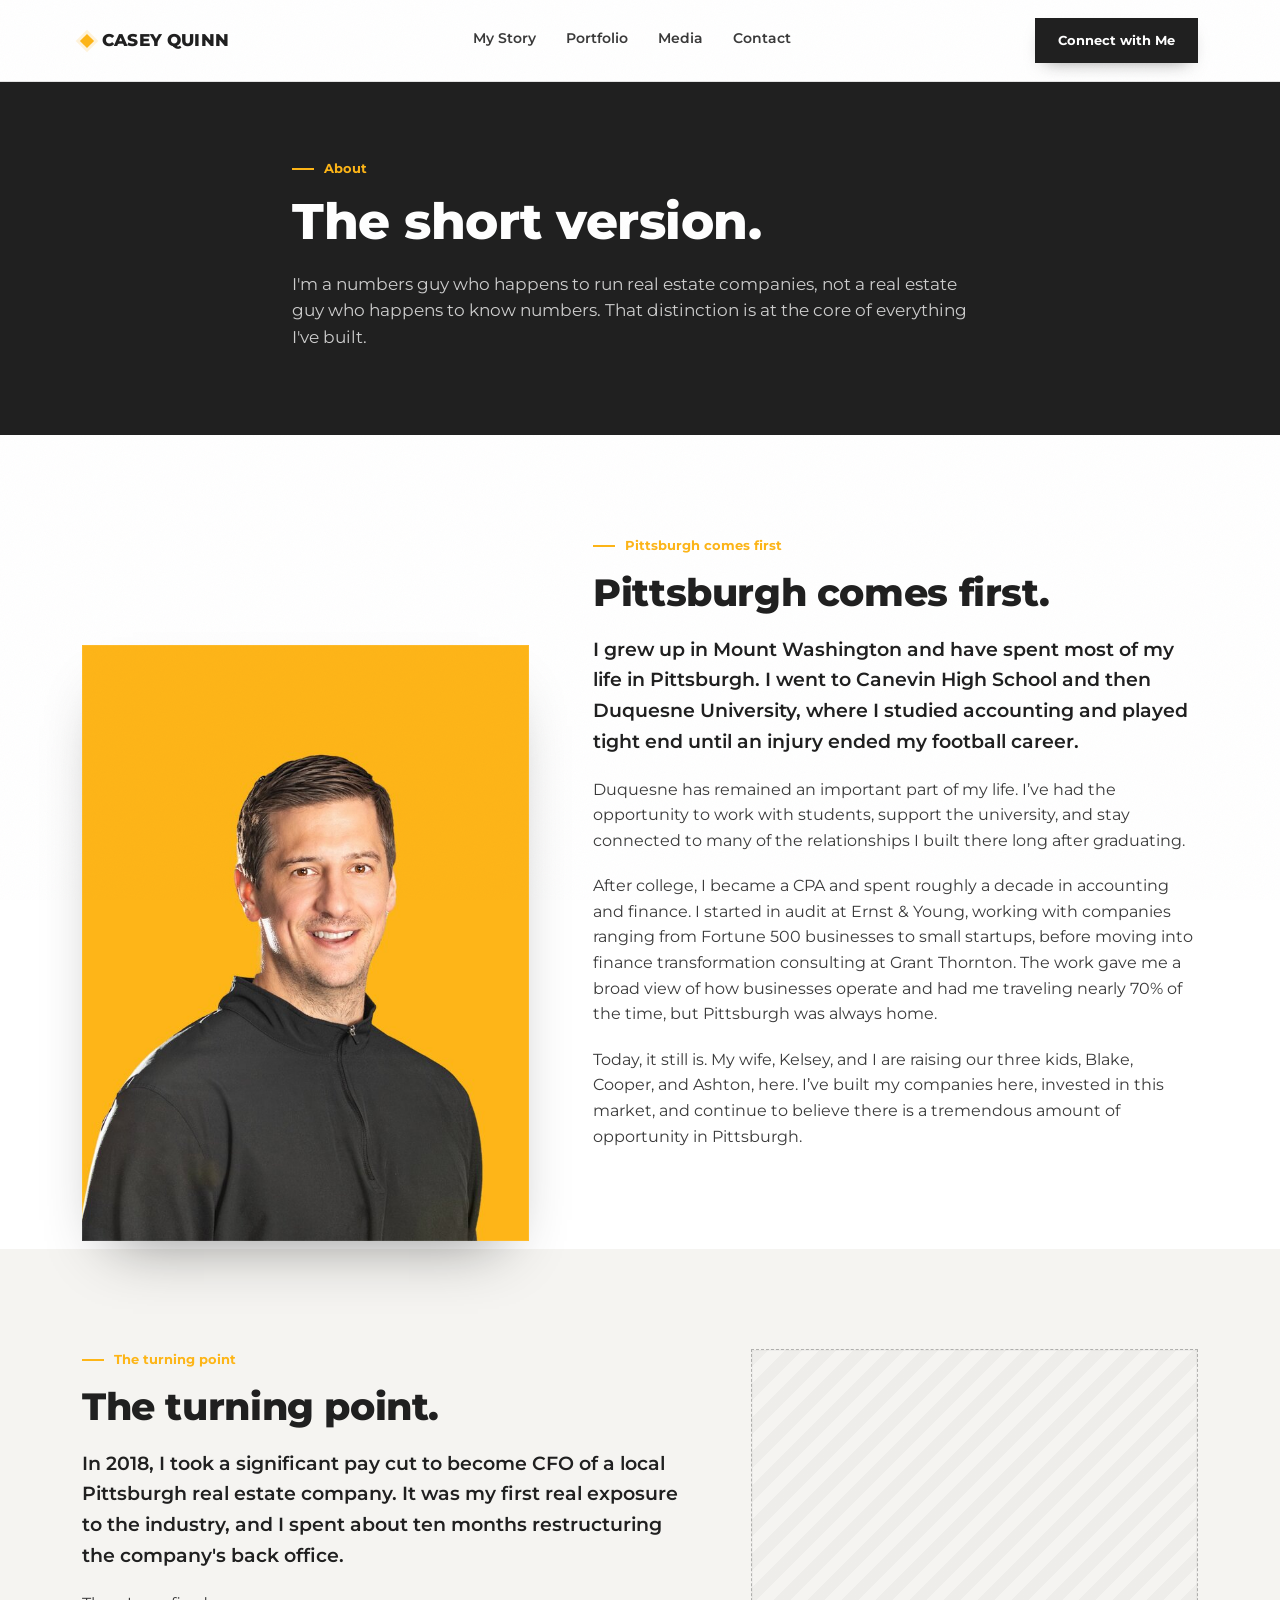
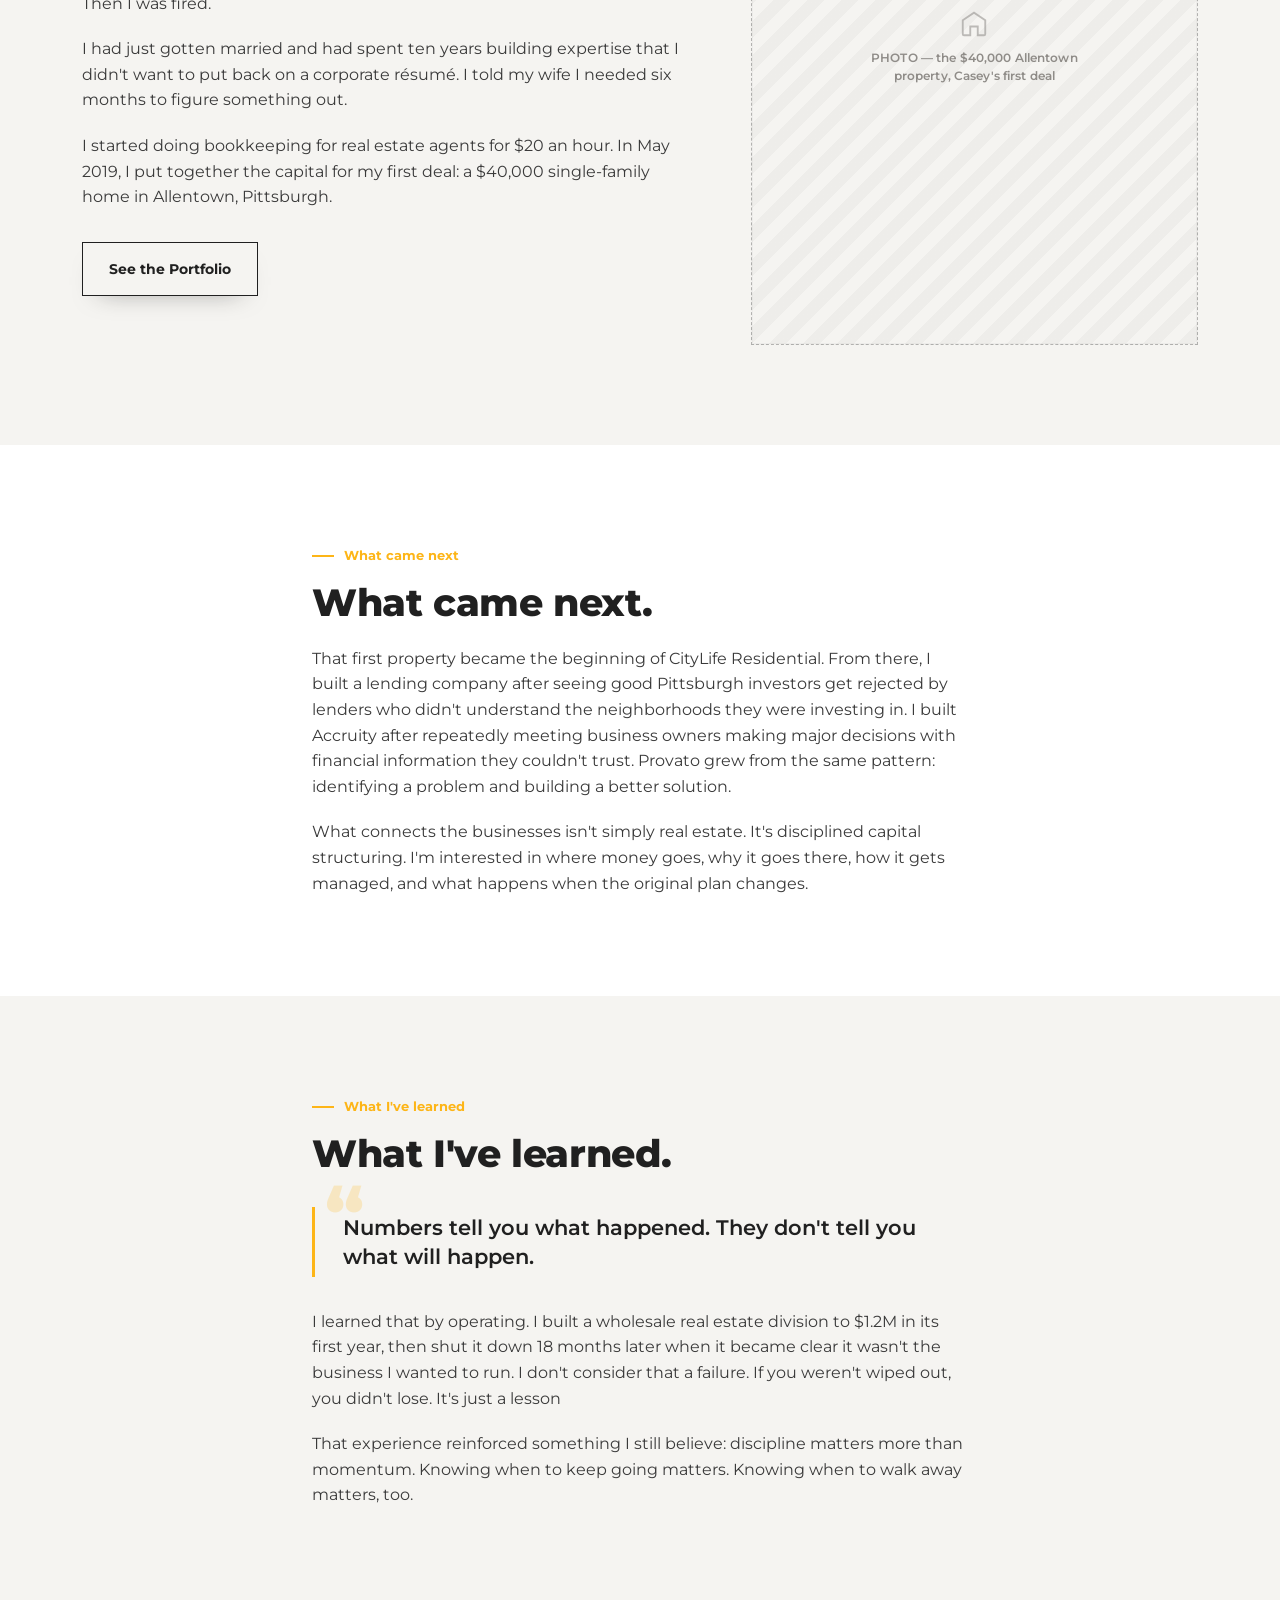
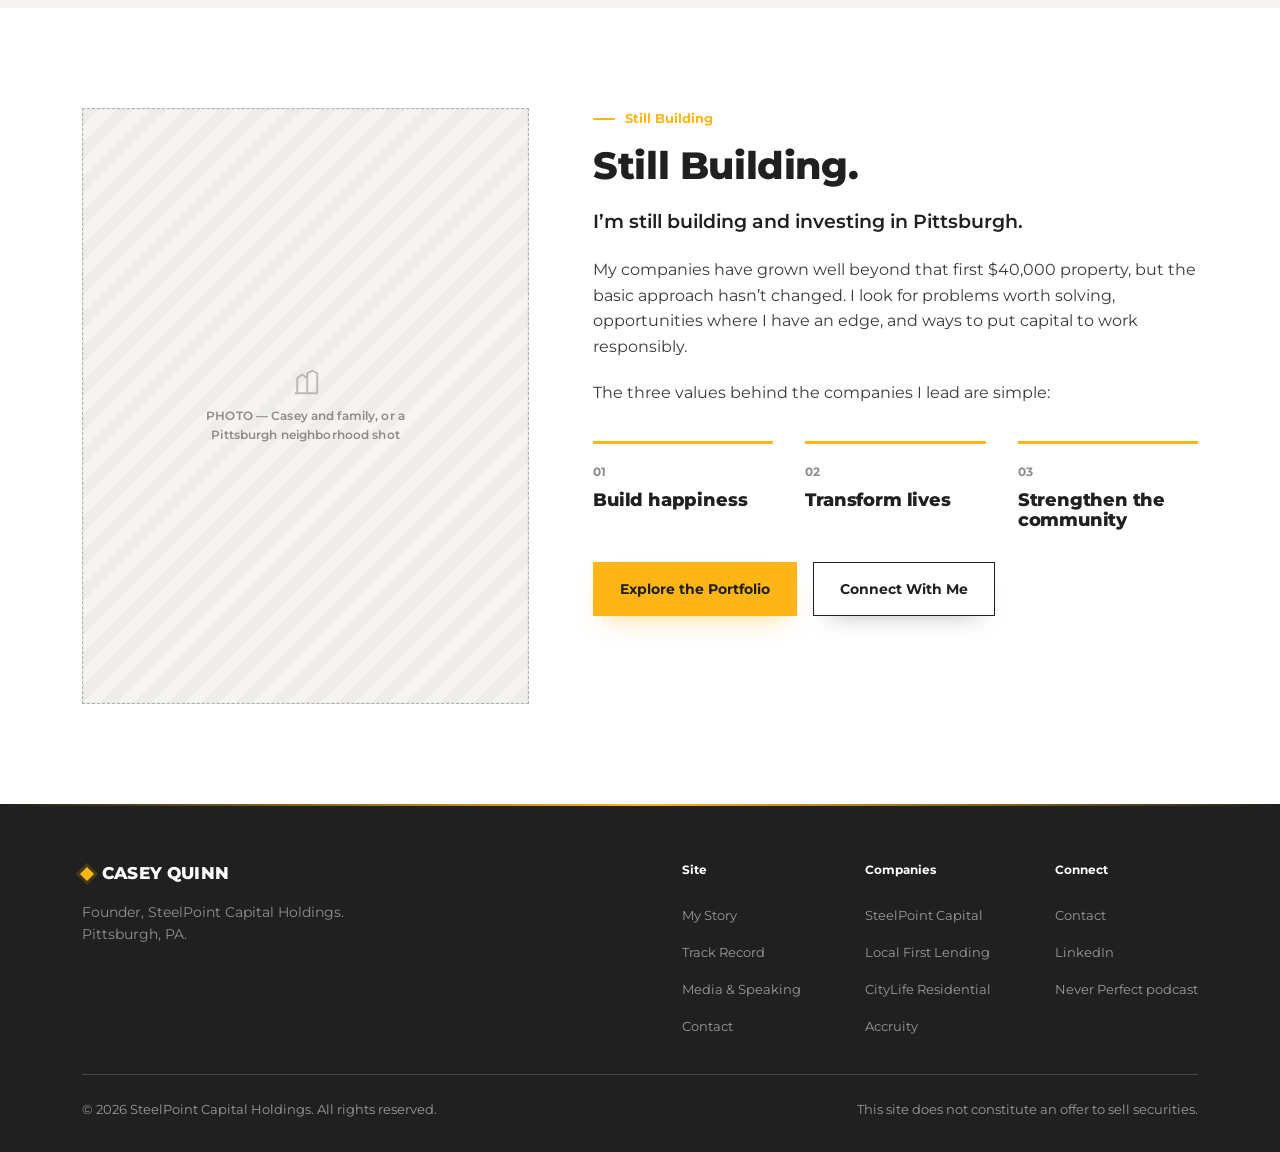
<file: about.html>
<!DOCTYPE html>
<html lang="en">
<head>
<meta charset="UTF-8">
<meta name="viewport" content="width=device-width, initial-scale=1.0">
<title>About Casey Quinn | Pittsburgh Entrepreneur, Investor &amp; Former CPA</title>
<meta name="description" content="Casey Quinn is a Pittsburgh entrepreneur, investor, and former CPA who built SteelPoint Capital from a $40,000 first real estate deal into a multi-company platform.">
<link rel="preconnect" href="https://fonts.googleapis.com">
<link rel="preconnect" href="https://fonts.gstatic.com" crossorigin>
<link href="https://fonts.googleapis.com/css2?family=Montserrat:ital,wght@0,400;0,500;0,600;0,700;0,800;0,900;1,500&display=swap" rel="stylesheet">
<link rel="stylesheet" href="styles.css">
</head>
<body>

<header>
  <div class="nav">
    <a href="index.html" class="brand"><span class="mark"></span>CASEY QUINN</a>
    <nav class="navlinks">
      <a href="about.html">My Story</a>
      <a href="portfolio.html">Portfolio</a>
      <a href="media.html">Media</a>
      <a href="index.html#contact">Contact</a>
    </nav>
    <a href="index.html#contact" class="nav-cta">Connect with Me</a>
  </div>
</header>

<main>

  <!-- PAGE HERO -->
  <section class="page-hero">
    <div class="wrap" style="max-width:760px;">
      <div class="kicker">About</div>
      <h1>The short version.</h1>
      <p class="lede">I'm a numbers guy who happens to run real estate companies, not a real estate guy who happens to know numbers. That distinction is at the core of everything I've built.</p>
    </div>
  </section>

  <!-- PITTSBURGH COMES FIRST -->
  <section>
    <div class="wrap story">
      <div class="media-frame story-media" data-img="casey-headshot"><img src="[data-uri]" alt="Casey Quinn portrait"></div>
      <div class="story-copy">
        <div class="kicker">Pittsburgh comes first</div>
        <h2 class="title" style="max-width:none;">Pittsburgh comes first.</h2>
        <p class="lead-line">I grew up in Mount Washington and have spent most of my life in Pittsburgh. I went to Canevin High School and then Duquesne University, where I studied accounting and played tight end until an injury ended my football career.</p>
        <p>Duquesne has remained an important part of my life. I’ve had the opportunity to work with students, support the university, and stay connected to many of the relationships I built there long after graduating.</p>
        <p>After college, I became a CPA and spent roughly a decade in accounting and finance. I started in audit at Ernst & Young, working with companies ranging from Fortune 500 businesses to small startups, before moving into finance transformation consulting at Grant Thornton. The work gave me a broad view of how businesses operate and had me traveling nearly 70% of the time, but Pittsburgh was always home.</p>
        <p>Today, it still is. My wife, Kelsey, and I are raising our three kids, Blake, Cooper, and Ashton, here. I’ve built my companies here, invested in this market, and continue to believe there is a tremendous amount of opportunity in Pittsburgh.</p>
      </div>
    </div>
  </section>

  <!-- THE TURNING POINT -->
  <section class="bg-paper">
    <div class="wrap story reverse">
      <div class="placeholder story-media" data-img="turning-point">
        <svg class="ic" viewBox="0 0 24 24" fill="none" stroke="currentColor" stroke-width="1.5"><path d="M3 9l9-6 9 6v11a1 1 0 0 1-1 1h-5v-7H9v7H4a1 1 0 0 1-1-1z"/></svg>
        <span>PHOTO — the $40,000 Allentown property, Casey's first deal</span>
      </div>
      <div class="story-copy">
        <div class="kicker">The turning point</div>
        <h2 class="title" style="max-width:none;">The turning point.</h2>
        <p class="lead-line">In 2018, I took a significant pay cut to become CFO of a local Pittsburgh real estate company. It was my first real exposure to the industry, and I spent about ten months restructuring the company's back office.</p>
        <p>Then I was fired.</p>
        <p>I had just gotten married and had spent ten years building expertise that I didn't want to put back on a corporate résumé. I told my wife I needed six months to figure something out.</p>
        <p>I started doing bookkeeping for real estate agents for $20 an hour. In May 2019, I put together the capital for my first deal: a $40,000 single-family home in Allentown, Pittsburgh.</p>
        <div class="story-ctas">
          <a href="portfolio.html" class="btn btn-outline">See the Portfolio</a>
        </div>
      </div>
    </div>
  </section>

  <!-- WHAT CAME NEXT -->
  <section>
    <div class="wrap" style="max-width:720px;">
      <div class="kicker">What came next</div>
      <h2 class="title" style="max-width:none;">What came next.</h2>
      <p class="lead-line" style="margin-top:22px;">That first property became the beginning of CityLife Residential. From there, I built a lending company after seeing good Pittsburgh investors get rejected by lenders who didn't understand the neighborhoods they were investing in. I built Accruity after repeatedly meeting business owners making major decisions with financial information they couldn't trust. Provato grew from the same pattern: identifying a problem and building a better solution.</p>
      <p style="margin-top:20px;">What connects the businesses isn't simply real estate. It's disciplined capital structuring. I'm interested in where money goes, why it goes there, how it gets managed, and what happens when the original plan changes.</p>
    </div>
  </section>

  <!-- WHAT I'VE LEARNED -->
  <section class="bg-paper">
    <div class="wrap" style="max-width:720px;">
      <div class="kicker">What I've learned</div>
      <h2 class="title" style="max-width:none;">What I've learned.</h2>
      <div class="pull-quote">
        <p>Numbers tell you what happened. They don't tell you what will happen.</p>
      </div>
      <p>I learned that by operating. I built a wholesale real estate division to $1.2M in its first year, then shut it down 18 months later when it became clear it wasn't the business I wanted to run. I don't consider that a failure. If you weren't wiped out, you didn't lose. It's just a lesson</p>
      <p style="margin-top:20px;">That experience reinforced something I still believe: discipline matters more than momentum. Knowing when to keep going matters. Knowing when to walk away matters, too.</p>
    </div>
  </section>

  <!-- PITTSBURGH IS STILL HOME -->
  <section>
    <div class="wrap story">
      <div class="placeholder story-media" data-img="family">
        <svg class="ic" viewBox="0 0 24 24" fill="none" stroke="currentColor" stroke-width="1.5"><path d="M3 21h18M5 21V9l4-3 4 3v12M13 21V5l4-2 4 2v16"/></svg>
        <span>PHOTO — Casey and family, or a Pittsburgh neighborhood shot</span>
      </div>
      <div class="story-copy">
        <div class="kicker">Still Building</div>
        <h2 class="title" style="max-width:none;">Still Building.</h2>
        <p class="lead-line">I’m still building and investing in Pittsburgh.</p>
         <p>My companies have grown well beyond that first $40,000 property, but the basic approach hasn’t changed. I look for problems worth solving, opportunities where I have an edge, and ways to put capital to work responsibly.</p>
        <p>The three values behind the companies I lead are simple:</p>
        <div class="value-grid">
          <div class="value-item"><div class="num">01</div><h3>Build happiness</h3></div>
          <div class="value-item"><div class="num">02</div><h3>Transform lives</h3></div>
          <div class="value-item"><div class="num">03</div><h3>Strengthen the community</h3></div>
        </div>
        <div class="story-ctas">
          <a href="portfolio.html" class="btn btn-primary">Explore the Portfolio</a>
          <a href="index.html#contact" class="btn btn-outline">Connect With Me</a>
        </div>
      </div>
    </div>
  </section>

</main>

<footer>
  <div class="wrap">
    <div class="footer-top">
      <div>
        <div class="brand" style="color:#fff;"><span class="mark"></span>CASEY QUINN</div>
        <p style="max-width:32ch; margin-top:14px; color:rgba(255,255,255,0.5); font-size:0.86rem;">Founder, SteelPoint Capital Holdings. Pittsburgh, PA.</p>
      </div>
      <div class="footer-cols">
        <div class="footer-col">
          <h4>Site</h4>
          <a href="about.html">My Story</a>
          <a href="portfolio.html">Track Record</a>
          <a href="media.html">Media &amp; Speaking</a>
          <a href="index.html#contact">Contact</a>
        </div>
        <div class="footer-col">
          <h4>Companies</h4>
          <a href="https://steelpointcapital.net" target="_blank" rel="noopener">SteelPoint Capital</a>
          <a href="https://localfirstlending.com" target="_blank" rel="noopener">Local First Lending</a>
          <a href="https://cityliferesidential.com" target="_blank" rel="noopener">CityLife Residential</a>
          <a href="https://accruity.com" target="_blank" rel="noopener">Accruity</a>
        </div>
        <div class="footer-col">
          <h4>Connect</h4>
          <a href="index.html#contact">Contact</a>
          <a href="#">LinkedIn</a>
          <a href="media.html">Never Perfect podcast</a>
        </div>
      </div>
    </div>
    <div class="footer-bottom">
      <span>© 2026 SteelPoint Capital Holdings. All rights reserved.</span>
      <span>This site does not constitute an offer to sell securities.</span>
    </div>
  </div>
</footer>

<script src="script.js" defer></script>
</body>
</html>
</file>
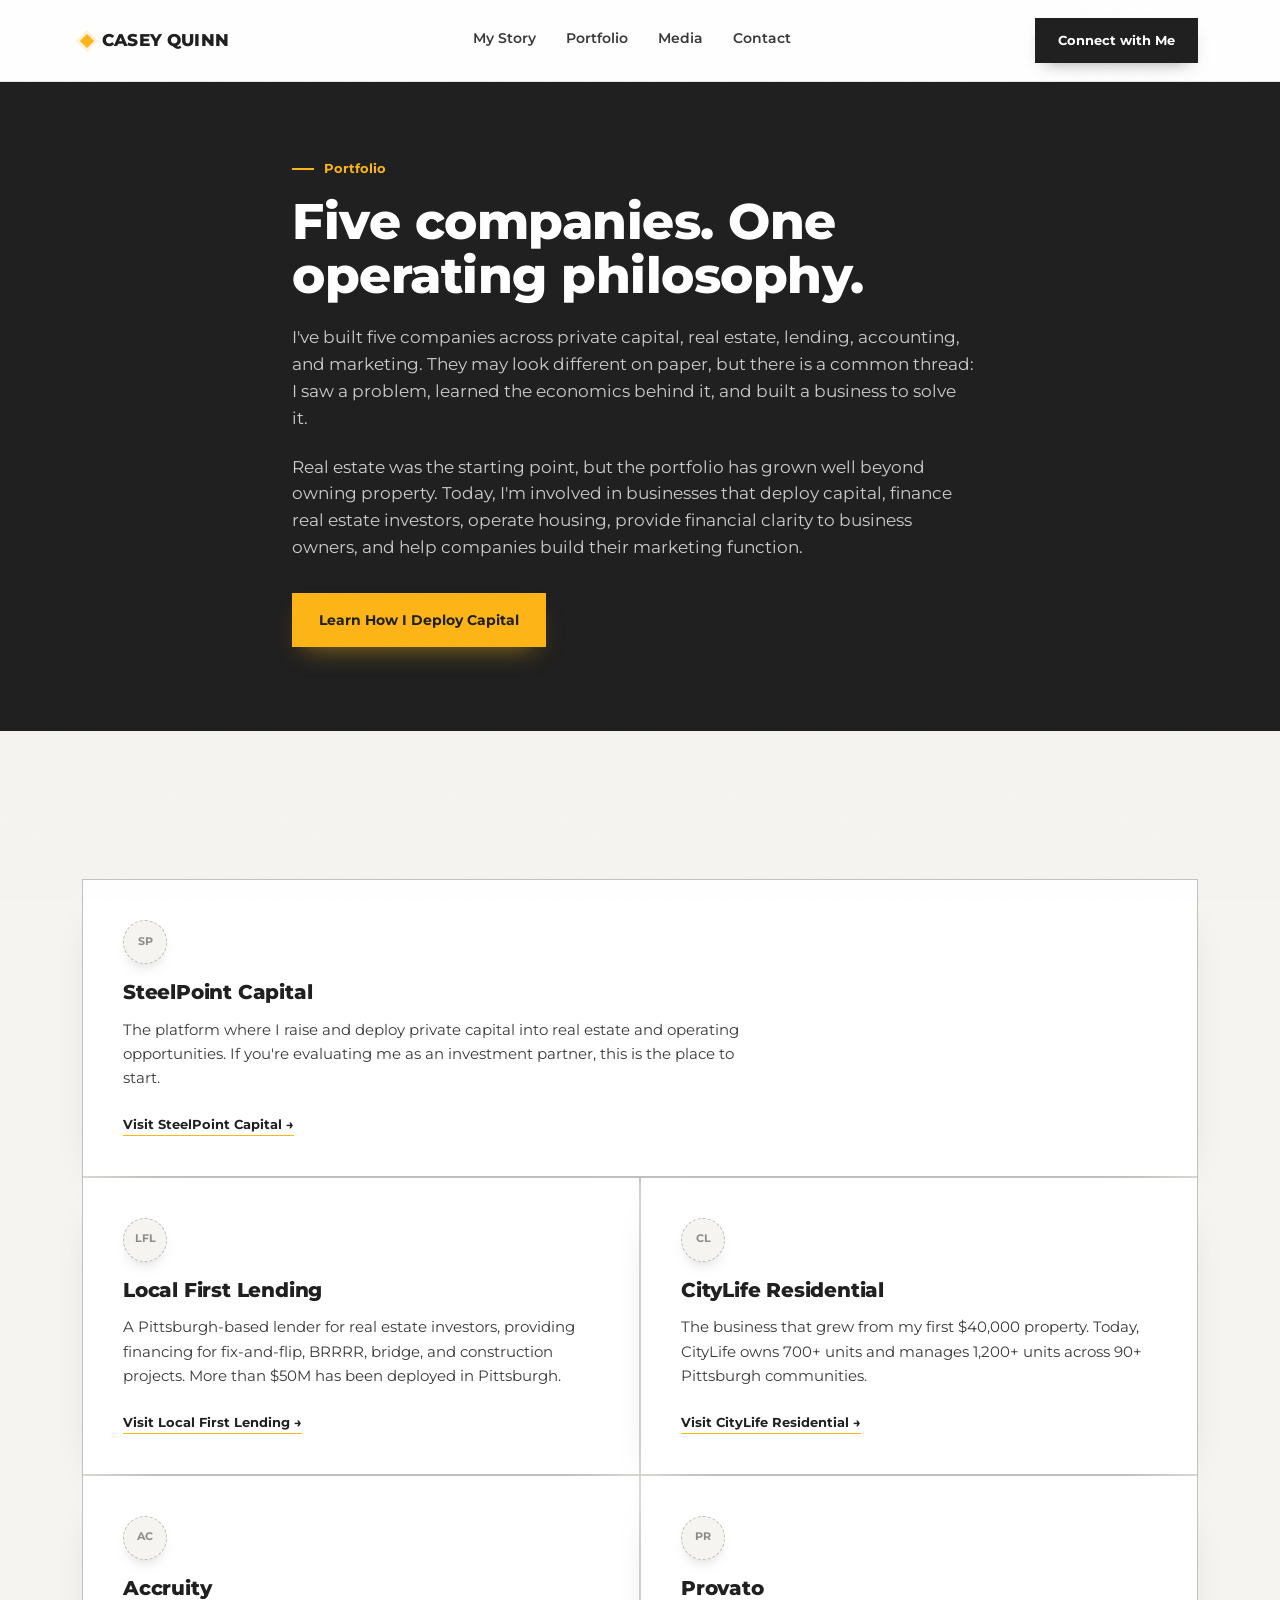
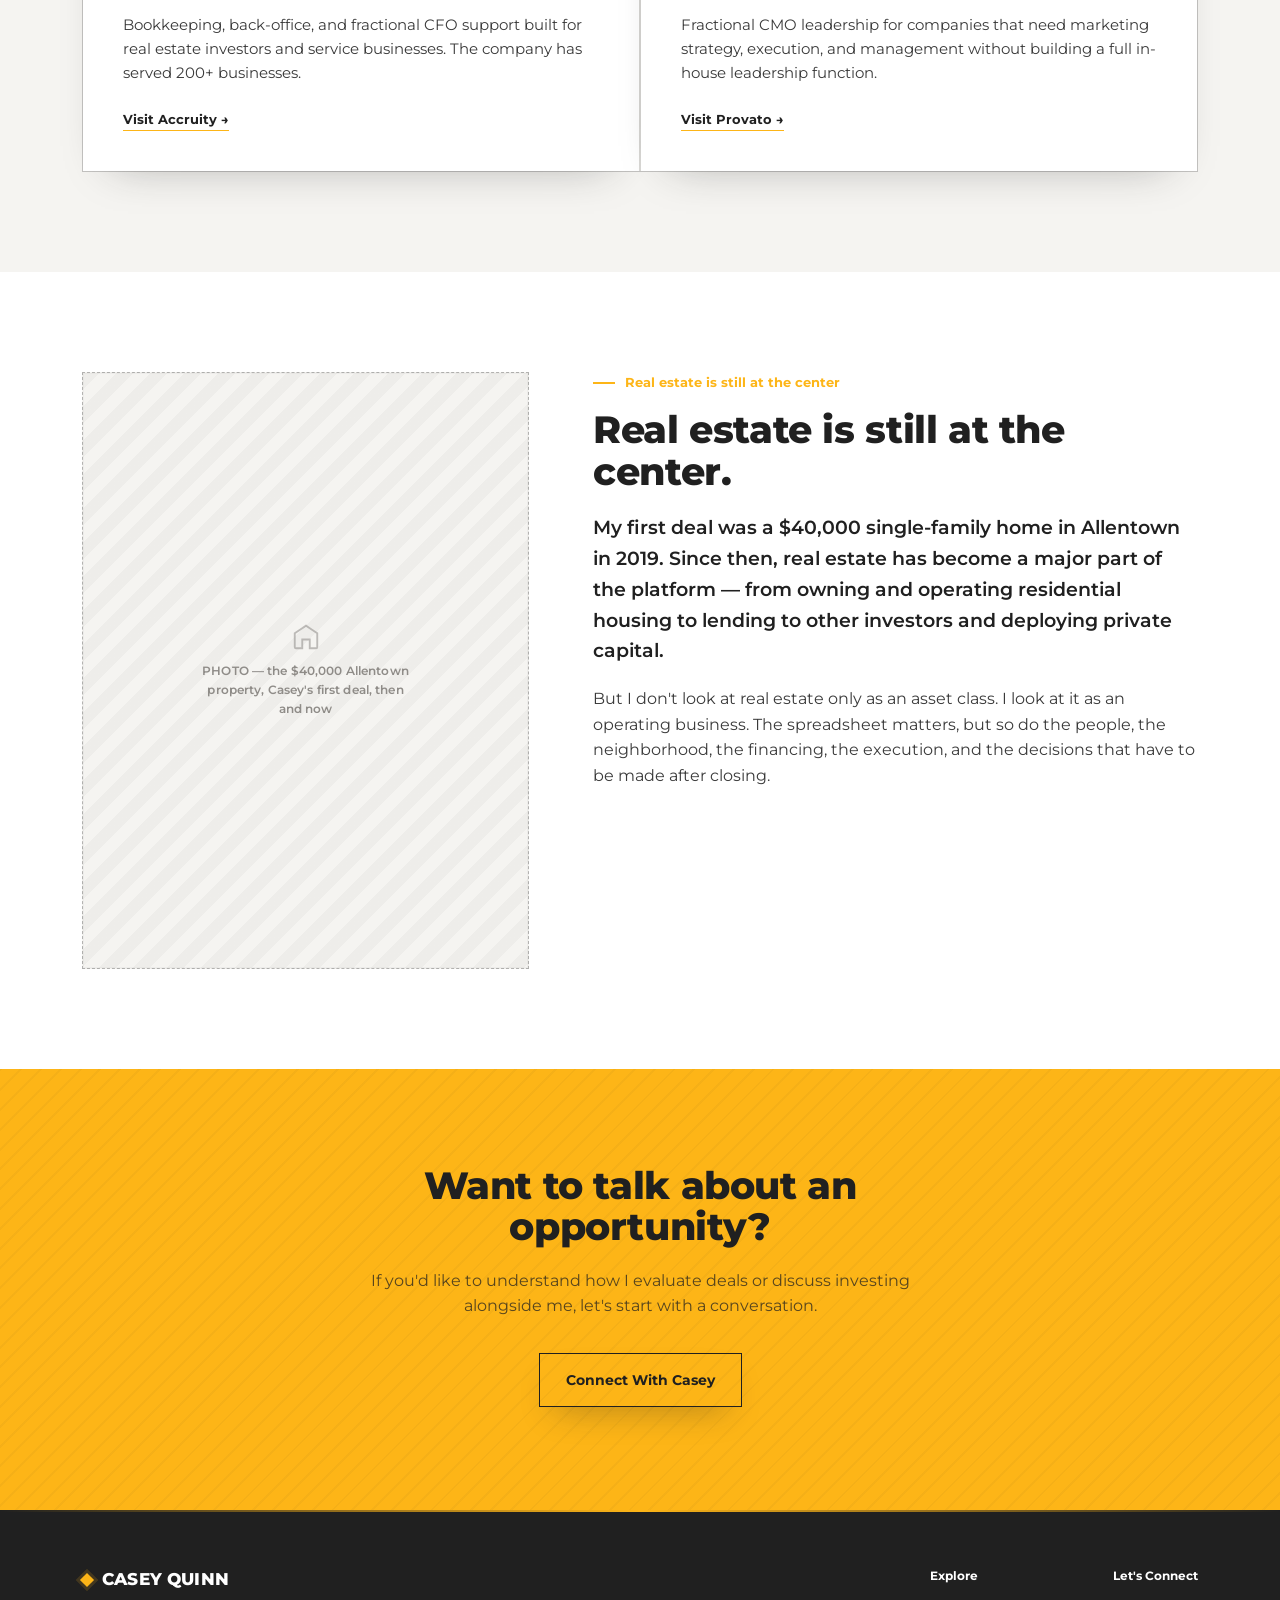
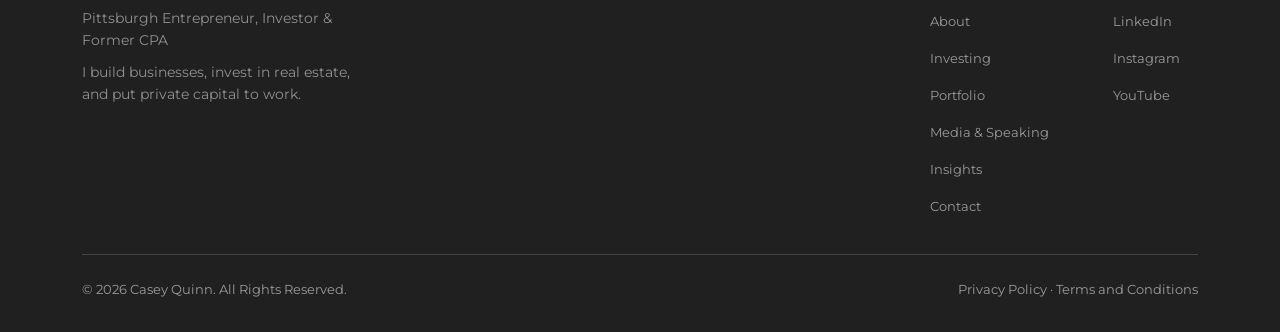
<file: portfolio.html>
<!DOCTYPE html>
<html lang="en">
<head>
<meta charset="UTF-8">
<meta name="viewport" content="width=device-width, initial-scale=1.0">
<title>Casey Quinn Portfolio | Pittsburgh Businesses &amp; Real Estate</title>
<meta name="description" content="Explore Casey Quinn's Pittsburgh portfolio of businesses and real estate across private capital, lending, residential operations, accounting, and marketing.">
<link rel="preconnect" href="https://fonts.googleapis.com">
<link rel="preconnect" href="https://fonts.gstatic.com" crossorigin>
<link href="https://fonts.googleapis.com/css2?family=Montserrat:ital,wght@0,400;0,500;0,600;0,700;0,800;0,900;1,500&display=swap" rel="stylesheet">
<link rel="stylesheet" href="styles.css">
</head>
<body>

<header>
  <div class="nav">
    <a href="index.html" class="brand"><span class="mark"></span>CASEY QUINN</a>
    <nav class="navlinks">
      <a href="about.html">My Story</a>
      <a href="portfolio.html">Portfolio</a>
      <a href="media.html">Media</a>
      <a href="https://api.leadconnectorhq.com/widget/form/xkjPEVlogO7r6uIH93pH" target="_blank" rel="noopener">Contact</a>
    </nav>
    <a href="https://api.leadconnectorhq.com/widget/form/xkjPEVlogO7r6uIH93pH" target="_blank" rel="noopener" class="nav-cta">Connect with Me</a>
  </div>
</header>

<main>

  <!-- PAGE HERO -->
  <section class="page-hero">
    <div class="wrap" style="max-width:760px;">
      <div class="kicker">Portfolio</div>
      <h1>Five companies. One operating philosophy.</h1>
      <p class="lede">I've built five companies across private capital, real estate, lending, accounting, and marketing. They may look different on paper, but there is a common thread: I saw a problem, learned the economics behind it, and built a business to solve it.</p>
      <p class="lede">Real estate was the starting point, but the portfolio has grown well beyond owning property. Today, I'm involved in businesses that deploy capital, finance real estate investors, operate housing, provide financial clarity to business owners, and help companies build their marketing function.</p>
      <div class="hero-ctas">
        <a href="#steelpoint" class="btn btn-primary">Learn How I Deploy Capital</a>
      </div>
    </div>
  </section>

  <!-- COMPANY GRID -->
  <section id="companies" class="bg-paper">
    <div class="wrap">
      <div class="company-grid">

        <div class="company-card wide" id="steelpoint">
          <div class="co-mark">SP</div>
          <h3>SteelPoint Capital</h3>
          <p>The platform where I raise and deploy private capital into real estate and operating opportunities. If you're evaluating me as an investment partner, this is the place to start.</p>
          <a class="visit-link" href="https://steelpointcapital.net" target="_blank" rel="noopener">Visit SteelPoint Capital →</a>
        </div>

        <div class="company-card">
          <div class="co-mark">LFL</div>
          <h3>Local First Lending</h3>
          <p>A Pittsburgh-based lender for real estate investors, providing financing for fix-and-flip, BRRRR, bridge, and construction projects. More than $50M has been deployed in Pittsburgh.</p>
          <a class="visit-link" href="https://localfirstlending.com" target="_blank" rel="noopener">Visit Local First Lending →</a>
        </div>

        <div class="company-card">
          <div class="co-mark">CL</div>
          <h3>CityLife Residential</h3>
          <p>The business that grew from my first $40,000 property. Today, CityLife owns 700+ units and manages 1,200+ units across 90+ Pittsburgh communities.</p>
          <a class="visit-link" href="https://cityliferesidential.com" target="_blank" rel="noopener">Visit CityLife Residential →</a>
        </div>

        <div class="company-card">
          <div class="co-mark">AC</div>
          <h3>Accruity</h3>
          <p>Bookkeeping, back-office, and fractional CFO support built for real estate investors and service businesses. The company has served 200+ businesses.</p>
          <a class="visit-link" href="https://accruity.com" target="_blank" rel="noopener">Visit Accruity →</a>
        </div>

        <div class="company-card">
          <div class="co-mark">PR</div>
          <h3>Provato</h3>
          <p>Fractional CMO leadership for companies that need marketing strategy, execution, and management without building a full in-house leadership function.</p>
          <a class="visit-link" href="https://getprovato.com" target="_blank" rel="noopener">Visit Provato →</a>
        </div>

      </div>
    </div>
  </section>

  <!-- REAL ESTATE AT THE CENTER -->
  <section id="real-estate">
    <div class="wrap story">
      <div class="placeholder story-media" data-img="allentown-property">
        <svg class="ic" viewBox="0 0 24 24" fill="none" stroke="currentColor" stroke-width="1.5"><path d="M3 9l9-6 9 6v11a1 1 0 0 1-1 1h-5v-7H9v7H4a1 1 0 0 1-1-1z"/></svg>
        <span>PHOTO — the $40,000 Allentown property, Casey's first deal, then and now</span>
      </div>
      <div class="story-copy">
        <div class="kicker">Real estate is still at the center</div>
        <h2 class="title" style="max-width:none;">Real estate is still at the center.</h2>
        <p class="lead-line">My first deal was a $40,000 single-family home in Allentown in 2019. Since then, real estate has become a major part of the platform — from owning and operating residential housing to lending to other investors and deploying private capital.</p>
        <p>But I don't look at real estate only as an asset class. I look at it as an operating business. The spreadsheet matters, but so do the people, the neighborhood, the financing, the execution, and the decisions that have to be made after closing.</p>
      </div>
    </div>
  </section>

  <!-- CLOSING CTA -->
  <section class="final-cta">
    <div class="wrap" style="max-width:640px;">
      <h2 class="title">Want to talk about an opportunity?</h2>
      <p>If you'd like to understand how I evaluate deals or discuss investing alongside me, let's start with a conversation.</p>
      <a href="https://api.leadconnectorhq.com/widget/form/xkjPEVlogO7r6uIH93pH" target="_blank" rel="noopener" class="btn btn-outline" style="border-color:#202020;">Connect With Casey</a>
    </div>
  </section>

</main>

<footer>
  <div class="wrap">
    <div class="footer-top">
      <div>
        <div class="brand" style="color:#fff;"><span class="mark"></span>CASEY QUINN</div>
        <p style="max-width:32ch; margin-top:14px; color:rgba(255,255,255,0.5); font-size:0.86rem;">Pittsburgh Entrepreneur, Investor &amp; Former CPA</p>
        <p style="max-width:32ch; margin-top:10px; color:rgba(255,255,255,0.5); font-size:0.86rem;">I build businesses, invest in real estate, and put private capital to work.</p>
      </div>
      <div class="footer-cols">
        <div class="footer-col">
          <h4>Explore</h4>
          <a href="about.html">About</a>
          <a href="index.html#built">Investing</a>
          <a href="portfolio.html">Portfolio</a>
          <a href="media.html">Media &amp; Speaking</a>
          <a href="#">Insights</a>
          <a href="https://api.leadconnectorhq.com/widget/form/xkjPEVlogO7r6uIH93pH" target="_blank" rel="noopener">Contact</a>
        </div>
        <div class="footer-col">
          <h4>Let's Connect</h4>
          <a href="#">LinkedIn</a>
          <a href="#">Instagram</a>
          <a href="#">YouTube</a>
        </div>
      </div>
    </div>
    <div class="footer-bottom">
      <span>© 2026 Casey Quinn. All Rights Reserved.</span>
      <span><a href="#" style="color:inherit;">Privacy Policy</a> &middot; <a href="#" style="color:inherit;">Terms and Conditions</a></span>
    </div>
  </div>
</footer>

<script src="script.js" defer></script>
</body>
</html>
</file>
<file: styles.css>
:root{
    --charcoal:#3a3a3a;
    --black:#202020;
    --gold:#fdb517;
    --paper:#f5f4f1;
    --white:#ffffff;
    --grey:#8f8c88;
    --line: rgba(58,58,58,0.14);
    --line-on-dark: rgba(255,255,255,0.16);
    --maxw: 1180px;
  }

  *{box-sizing:border-box; margin:0; padding:0;}

  html{scroll-behavior:smooth;}
  @media (prefers-reduced-motion: reduce){
    html{scroll-behavior:auto;}
    *{animation-duration:0.001ms !important; animation-iteration-count:1 !important; transition-duration:0.001ms !important;}
  }

  body{
    font-family:'Montserrat', sans-serif;
    color:var(--charcoal);
    background:var(--white);
    line-height:1.6;
    font-weight:400;
    -webkit-font-smoothing:antialiased;
  }

  img,svg{display:block; max-width:100%;}

  a{color:inherit; text-decoration:none;}

  :focus-visible{
    outline: 3px solid var(--gold);
    outline-offset: 3px;
  }

  .wrap{
    max-width:var(--maxw);
    margin:0 auto;
    padding:0 32px;
  }

  h1,h2,h3{
    font-weight:800;
    letter-spacing:-0.01em;
    line-height:1.08;
    color:var(--black);
  }

  p{ max-width: 62ch; }

  .rule{
    height:1px;
    width:100%;
    background:var(--line);
  }
  .rule.dark{ background:var(--line-on-dark); }
  .rule.gold{ background:var(--gold); height:3px; }

  /* ---------- NAV ---------- */
  header{
    position:sticky; top:0; z-index:50;
    background:rgba(255,255,255,0.92);
    backdrop-filter:blur(8px);
    border-bottom:1px solid var(--line);
  }
  .nav{
    max-width:var(--maxw);
    margin:0 auto;
    padding:18px 32px;
    display:flex;
    align-items:center;
    justify-content:space-between;
  }
  .brand{
    font-weight:800;
    font-size:1.05rem;
    letter-spacing:0.01em;
    color:var(--black);
    display:flex;
    align-items:center;
    gap:10px;
  }
  .brand .mark{
    width:10px; height:10px;
    background:var(--gold);
  }
  .navlinks{
    display:flex;
    gap:30px;
    font-size:0.86rem;
    font-weight:600;
  }
  .navlinks a{
    padding-bottom:3px;
    border-bottom:2px solid transparent;
    transition:border-color 0.2s ease;
  }
  .navlinks a:hover{ border-color:var(--gold); }
  .nav-cta{
    font-size:0.82rem;
    font-weight:700;
    background:var(--black);
    color:var(--white);
    padding:11px 22px;
    border:1px solid var(--black);
    transition:background 0.2s ease, color 0.2s ease;
  }
  .nav-cta:hover{ background:var(--gold); border-color:var(--gold); color:var(--black); }

  @media (max-width:860px){
    .navlinks{ display:none; }
  }

  /* ---------- PLACEHOLDERS ---------- */
  .placeholder{
    border:1.5px dashed rgba(58,58,58,0.35);
    background:
      repeating-linear-gradient(135deg, rgba(58,58,58,0.035) 0 12px, transparent 12px 24px),
      var(--paper);
    display:flex;
    flex-direction:column;
    align-items:center;
    justify-content:center;
    gap:10px;
    text-align:center;
    color:var(--grey);
    font-size:0.78rem;
    font-weight:600;
    letter-spacing:0.01em;
    line-height:1.5;
    padding:24px;
  }
  .placeholder .ic{ width:30px; height:30px; opacity:0.55; }
  .placeholder span{ max-width:26ch; }
  .placeholder.on-dark{
    border-color:rgba(255,255,255,0.3);
    background:
      repeating-linear-gradient(135deg, rgba(255,255,255,0.04) 0 12px, transparent 12px 24px),
      #2a2a2a;
    color:rgba(255,255,255,0.65);
  }

  .media-frame{ overflow:hidden; background:var(--paper); }
  .media-frame img{ width:100%; height:100%; object-fit:cover; display:block; }

  /* ---------- HERO ---------- */
  .hero{
    position:relative;
    background:var(--black);
    color:var(--white);
    padding:64px 0 0;
    overflow:hidden;
  }
  .hero-grid{
    max-width:var(--maxw);
    margin:0 auto;
    padding:0 32px 0;
    display:grid;
    grid-template-columns: 1.1fr 0.9fr;
    gap:56px;
    align-items:center;
    min-height:640px;
  }
  .hero-eyebrow{
    font-size:0.82rem;
    font-weight:600;
    color:var(--gold);
    margin-bottom:22px;
    letter-spacing:0.01em;
  }
  .hero h1{
    font-size:clamp(2.4rem, 4.6vw, 3.85rem);
    color:var(--white);
    animation: rise 0.8s cubic-bezier(.2,.8,.2,1) both;
  }
  .hero p.lede{
    margin-top:26px;
    font-size:1.08rem;
    color:rgba(255,255,255,0.78);
    animation: rise 0.8s 0.12s cubic-bezier(.2,.8,.2,1) both;
  }
  @keyframes rise{
    from{ opacity:0; transform:translateY(16px); }
    to{ opacity:1; transform:translateY(0); }
  }
  .hero-ctas{
    display:flex;
    gap:16px;
    margin-top:38px;
    flex-wrap:wrap;
    animation: rise 0.8s 0.22s cubic-bezier(.2,.8,.2,1) both;
  }
  .btn{
    display:inline-block;
    font-size:0.86rem;
    font-weight:700;
    padding:15px 26px;
    border:1.5px solid transparent;
    transition:transform 0.15s ease, background 0.2s ease, color 0.2s ease, border-color 0.2s ease;
  }
  .btn-primary{ background:var(--gold); color:var(--black); }
  .btn-primary:hover{ transform:translateY(-2px); }
  .btn-ghost{ background:transparent; color:var(--white); border-color:rgba(255,255,255,0.4); }
  .btn-ghost:hover{ border-color:var(--white); }
  .btn-dark{ background:var(--black); color:var(--white); }
  .btn-dark:hover{ background:var(--gold); color:var(--black); }
  .btn-outline{ background:transparent; color:var(--black); border-color:var(--black); }
  .btn-outline:hover{ background:var(--black); color:var(--white); }

  .hero-media{
    aspect-ratio: 4/5;
    animation: rise 0.9s 0.1s cubic-bezier(.2,.8,.2,1) both;
  }

  /* ---------- SECTION SCAFFOLD ---------- */
  section{ padding:100px 0; }
  .section-tight{ padding:80px 0; }
  .bg-paper{ background:var(--paper); }
  .bg-dark{ background:var(--black); color:rgba(255,255,255,0.86); }
  .bg-dark h2, .bg-dark h3{ color:var(--white); }

  .kicker{
    font-size:0.82rem;
    font-weight:700;
    color:var(--gold);
    margin-bottom:16px;
  }
  h2.title{
    font-size:clamp(1.8rem, 3vw, 2.5rem);
    max-width:16ch;
  }

  /* ---------- STORY (ledger split, now carries SteelPoint content too) ---------- */
  .story{
    display:grid;
    grid-template-columns: 0.85fr 1.15fr;
    gap:64px;
    align-items:start;
  }
  .story-media{ aspect-ratio: 3/4; position:sticky; top:110px; }
  .story-copy p{ margin-top:20px; max-width:60ch; }
  .story-copy .lead-line{
    font-size:1.2rem;
    font-weight:600;
    color:var(--black);
  }
  .story-divider{
    margin:36px 0 28px;
    display:flex;
    align-items:center;
    gap:14px;
  }
  .story-divider .rule{ flex:1; }
  .story-divider span{
    font-size:0.76rem;
    font-weight:700;
    color:var(--gold);
    white-space:nowrap;
  }
  .story-ctas{
    margin-top:32px;
    display:flex;
    gap:16px;
    flex-wrap:wrap;
  }

  /* ---------- TRACK RECORD — LEDGER STATS ---------- */
  .ledger{
    border-top:1px solid var(--line);
  }
  .ledger-row{
    display:grid;
    grid-template-columns: 1fr auto;
    align-items:baseline;
    gap:24px;
    padding:26px 0;
    border-bottom:1px solid var(--line);
  }
  .ledger-row .label{
    font-size:1rem;
    font-weight:600;
    color:var(--charcoal);
    max-width:46ch;
  }
  .ledger-row .figure{
    font-size:clamp(1.6rem, 3.4vw, 2.6rem);
    font-weight:800;
    color:var(--black);
    white-space:nowrap;
    text-align:right;
  }
  .ledger-row .figure .accent{ color:var(--gold); }
  .ledger-top-row{
    display:flex;
    justify-content:space-between;
    align-items:flex-end;
    flex-wrap:wrap;
    gap:24px;
    margin-bottom:8px;
  }

  /* ---------- RECOGNITION (intentionally quiet) ---------- */
  .recognition{
    padding:56px 0;
    border-top:1px solid var(--line);
    border-bottom:1px solid var(--line);
  }
  .recognition-head{
    margin-bottom:32px;
  }
  .recognition-head h3{
    font-size:1.05rem;
    font-weight:700;
  }
  .awards{
    display:grid;
    grid-template-columns:repeat(4,1fr);
    gap:28px;
  }
  .award{
    border-left:2px solid var(--gold);
    padding-left:16px;
  }
  .award .name{ font-weight:700; font-size:0.92rem; color:var(--black); }
  .award .org{ font-size:0.8rem; color:var(--grey); margin-top:4px; }
  @media (max-width:900px){ .awards{ grid-template-columns:repeat(2,1fr); } }
  @media (max-width:560px){ .awards{ grid-template-columns:1fr; } }

  /* ---------- SPEAKING & APPEARANCES ---------- */
  .media-grid{
    display:grid;
    grid-template-columns: 1fr 1fr;
    gap:56px;
    align-items:center;
  }
  .episode-list{
    margin-top:28px;
    display:flex;
    flex-direction:column;
  }
  .episode{
    display:grid;
    grid-template-columns: 74px 1fr auto;
    gap:18px;
    align-items:center;
    padding:16px 0;
    border-bottom:1px solid var(--line);
    transition:opacity 0.2s ease;
  }
  .episode:hover{ opacity:0.72; }
  .episode .thumb{ aspect-ratio:1/1; }
  .episode .ep-title{ font-weight:700; font-size:0.94rem; color:var(--black); }
  .episode .ep-sub{ font-size:0.78rem; color:var(--grey); margin-top:3px; }
  .play-dot{
    width:34px; height:34px;
    border-radius:50%;
    background:var(--gold);
    display:flex; align-items:center; justify-content:center;
    flex-shrink:0;
  }

  /* ---------- FINAL CTA ---------- */
  .final-cta{
    background:var(--gold);
    padding:96px 0;
    text-align:center;
  }
  .final-cta h2{ color:var(--black); max-width:none; }
  .final-cta p{ margin:20px auto 0; color:rgba(32,32,32,0.75); }
  .final-cta .btn-outline{ margin-top:34px; }

  /* ---------- FOOTER ---------- */
  footer{
    background:var(--black);
    color:rgba(255,255,255,0.55);
    padding:56px 0 32px;
    font-size:0.82rem;
  }
  .footer-top{
    display:flex;
    justify-content:space-between;
    flex-wrap:wrap;
    gap:32px;
    padding-bottom:32px;
    border-bottom:1px solid var(--line-on-dark);
  }
  .footer-cols{ display:flex; gap:64px; flex-wrap:wrap; }
  .footer-col h4{
    color:var(--white);
    font-size:0.78rem;
    font-weight:700;
    margin-bottom:14px;
  }
  .footer-col a{
    display:block;
    padding:5px 0;
    color:rgba(255,255,255,0.55);
    transition:color 0.2s ease;
  }
  .footer-col a:hover{ color:var(--gold); }
  .footer-bottom{
    display:flex;
    justify-content:space-between;
    flex-wrap:wrap;
    gap:12px;
    padding-top:24px;
  }

  /* ---------- RESPONSIVE ---------- */
  @media (max-width:900px){
    .hero-grid{ grid-template-columns:1fr; padding-top:24px; min-height:0; }
    .hero-media{ order:-1; aspect-ratio:16/10; }
    .story{ grid-template-columns:1fr; }
    .story-media{ position:static; aspect-ratio:16/10; }
    .media-grid{ grid-template-columns:1fr; }
    section{ padding:64px 0; }
    .ledger-row{ grid-template-columns:1fr; gap:6px; }
    .ledger-row .figure{ text-align:left; }
  }
  @media (max-width:560px){
    .wrap{ padding:0 20px; }
    .nav{ padding:16px 20px; }
    .episode{ grid-template-columns:56px 1fr; }
    .episode .cta-col{ display:none; }
  }

  /* ---------- STORY VARIANT (reversed media/copy order, used on inner pages) ---------- */
  .story.reverse{ grid-template-columns: 1.15fr 0.85fr; }
  .story.reverse .story-media{ order:2; }
  @media (max-width:900px){
    .story.reverse{ grid-template-columns:1fr; }
    .story.reverse .story-media{ order:0; }
  }

  /* ---------- PAGE HERO (inner pages, lighter than home hero) ---------- */
  .page-hero{
    background:var(--black);
    color:var(--white);
    padding:76px 0 84px;
  }
  .page-hero .kicker{ color:var(--gold); }
  .page-hero h1{ color:var(--white); font-size:clamp(2.1rem, 4vw, 3.1rem); max-width:20ch; }
  .page-hero p.lede{ margin-top:22px; font-size:1.05rem; color:rgba(255,255,255,0.78); }
  .page-hero .hero-ctas{ margin-top:32px; }

  /* ---------- COMPANY GRID (Portfolio) ---------- */
  .company-grid{
    display:grid;
    grid-template-columns:repeat(2, 1fr);
    gap:2px;
    background:var(--line);
    border:1px solid var(--line);
    margin-top:48px;
  }
  .company-card{
    background:var(--white);
    padding:40px;
    display:flex;
    flex-direction:column;
    gap:14px;
  }
  .company-card.wide{ grid-column:1 / -1; }
  .company-card .co-mark{
    width:44px; height:44px;
    background:var(--paper);
    border:1.5px dashed rgba(58,58,58,0.3);
    display:flex; align-items:center; justify-content:center;
    color:var(--grey);
    font-size:0.66rem; font-weight:700;
    text-align:center;
    flex-shrink:0;
  }
  .company-card h3{ font-size:1.25rem; margin-top:4px; }
  .company-card p{ font-size:0.94rem; color:var(--charcoal); }
  .company-card .visit-link{
    margin-top:auto;
    padding-top:10px;
    font-size:0.82rem;
    font-weight:700;
    color:var(--black);
    border-bottom:1.5px solid var(--gold);
    align-self:flex-start;
    transition:color 0.2s ease, border-color 0.2s ease;
  }
  .company-card .visit-link:hover{ color:var(--gold); }
  @media (max-width:760px){
    .company-grid{ grid-template-columns:1fr; }
  }

  /* ---------- VALUES (About) ---------- */
  .value-grid{
    display:grid;
    grid-template-columns:repeat(3, 1fr);
    gap:32px;
    margin-top:36px;
  }
  .value-item{ border-top:3px solid var(--gold); padding-top:18px; }
  .value-item .num{ font-size:0.78rem; font-weight:700; color:var(--grey); }
  .value-item h3{ font-size:1.15rem; margin-top:8px; }
  @media (max-width:760px){ .value-grid{ grid-template-columns:1fr; gap:28px; } }

  /* ---------- PULL QUOTE ---------- */
  .pull-quote{
    border-left:3px solid var(--gold);
    padding:6px 0 6px 28px;
    margin:32px 0;
  }
  .pull-quote p{
    font-size:1.3rem;
    font-weight:600;
    color:var(--black);
    line-height:1.4;
    max-width:44ch;
  }

  /* ---------- FAQ (About) ---------- */
  .faq-list{ margin-top:40px; border-top:1px solid var(--line); }
  .faq-item{ border-bottom:1px solid var(--line); }
  .faq-item summary{
    list-style:none;
    cursor:pointer;
    padding:24px 0;
    display:flex;
    justify-content:space-between;
    align-items:center;
    gap:24px;
    font-weight:700;
    font-size:1.02rem;
    color:var(--black);
  }
  .faq-item summary::-webkit-details-marker{ display:none; }
  .faq-item summary .plus{
    flex-shrink:0;
    width:22px; height:22px;
    position:relative;
  }
  .faq-item summary .plus::before, .faq-item summary .plus::after{
    content:"";
    position:absolute;
    background:var(--black);
    transition:transform 0.2s ease;
  }
  .faq-item summary .plus::before{ top:50%; left:0; width:100%; height:2px; margin-top:-1px; }
  .faq-item summary .plus::after{ left:50%; top:0; height:100%; width:2px; margin-left:-1px; }
  .faq-item[open] summary .plus::after{ transform:rotate(90deg); opacity:0; }
  .faq-item .faq-answer{ padding-bottom:24px; margin-top:-8px; }
  .faq-item .faq-answer p{ color:var(--charcoal); }

  /* ---------- TOPICS LIST (Media & Speaking) ---------- */
  .topics-list{
    list-style:none;
    margin-top:32px;
    display:grid;
    gap:0;
    border-top:1px solid var(--line);
  }
  .topics-list li{
    display:flex;
    gap:18px;
    align-items:baseline;
    padding:20px 0;
    border-bottom:1px solid var(--line);
    font-weight:600;
    color:var(--black);
    font-size:0.98rem;
  }
  .topics-list li .idx{
    font-size:0.82rem;
    font-weight:700;
    color:var(--gold);
    flex-shrink:0;
    width:24px;
  }

  /* ---------- CONTACT FORM (Media & Speaking) ---------- */
  .contact-form{
    margin-top:44px;
    display:grid;
    grid-template-columns:1fr 1fr;
    gap:20px;
  }
  .contact-form .field{ display:flex; flex-direction:column; gap:8px; }
  .contact-form .field.full{ grid-column:1 / -1; }
  .contact-form label{ font-size:0.78rem; font-weight:700; color:var(--charcoal); }
  .contact-form input, .contact-form select, .contact-form textarea{
    font-family:'Montserrat', sans-serif;
    font-size:0.92rem;
    padding:13px 14px;
    border:1.5px solid var(--line);
    background:var(--white);
    color:var(--black);
  }
  .contact-form input:focus, .contact-form select:focus, .contact-form textarea:focus{
    outline:none;
    border-color:var(--gold);
  }
  .contact-form textarea{ resize:vertical; min-height:110px; }
  .contact-form .submit-row{ grid-column:1 / -1; margin-top:8px; }
  .contact-form button{
    font-family:'Montserrat', sans-serif;
    font-size:0.86rem;
    font-weight:700;
    padding:15px 30px;
    background:var(--black);
    color:var(--white);
    border:1.5px solid var(--black);
    cursor:pointer;
    transition:background 0.2s ease, color 0.2s ease;
  }
  .contact-form button:hover{ background:var(--gold); border-color:var(--gold); color:var(--black); }
  @media (max-width:700px){ .contact-form{ grid-template-columns:1fr; } }

  /* ---------- BREADCRUMB / EYEBROW LINK BACK ---------- */
  .back-link{
    display:inline-flex;
    align-items:center;
    gap:8px;
    font-size:0.82rem;
    font-weight:700;
    color:var(--gold);
    margin-bottom:18px;
  }

/* ==========================================================================
   FANCY — depth, glow, texture and motion pass
   Layered on top of the base system: refined shadows, gold glow accents,
   a faint paper grain, and small, purposeful motion. No new colors, no
   new typeface — same tokens, more craft.
   ========================================================================== */

/* fine paper grain over the whole page — reinforces the ledger/paper motif */
body{ position:relative; }
body::before{
  content:"";
  position:fixed;
  inset:0;
  z-index:60;
  pointer-events:none;
  opacity:0.035;
  mix-blend-mode:multiply;
  background-image:url("data:image/svg+xml,%3Csvg xmlns='http://www.w3.org/2000/svg' width='140' height='140'%3E%3Cfilter id='n'%3E%3CfeTurbulence type='fractalNoise' baseFrequency='0.9' numOctaves='2' stitchTiles='stitch'/%3E%3C/filter%3E%3Crect width='100%25' height='100%25' filter='url(%23n)'/%3E%3C/svg%3E");
}

[id]{ scroll-margin-top: 92px; }

/* header gains weight once the page scrolls beneath it */
header{ transition: box-shadow 0.35s ease, background 0.35s ease; }
header.is-scrolled{
  background: rgba(255,255,255,0.98);
  box-shadow: 0 12px 32px -22px rgba(32,32,32,0.4);
}

/* diamond brand mark with a faint gold halo */
.brand .mark{
  transform: rotate(45deg);
  box-shadow: 0 0 0 3px rgba(253,181,23,0.16);
}

/* nav links: underline draws in from the center */
.navlinks a{ position:relative; border-bottom:none; padding-bottom:4px; }
.navlinks a::after{
  content:"";
  position:absolute; left:0; right:0; bottom:0;
  height:2px;
  background:var(--gold);
  transform:scaleX(0);
  transform-origin:center;
  transition:transform 0.28s ease;
}
.navlinks a:hover::after{ transform:scaleX(1); }

.nav-cta{
  box-shadow: 0 8px 18px -10px rgba(32,32,32,0.5);
  transition: background 0.2s ease, color 0.2s ease, transform 0.2s ease, box-shadow 0.2s ease;
}
.nav-cta:hover{ transform:translateY(-2px); box-shadow: 0 12px 24px -8px rgba(253,181,23,0.55); }

/* kicker becomes a small editorial mark: a short gold dash + label */
.kicker{ display:flex; align-items:center; gap:10px; }
.kicker::before{ content:""; width:22px; height:2px; background:var(--gold); flex-shrink:0; }

/* buttons: quiet shine sweep + real shadow depth */
.btn{ position:relative; overflow:hidden; box-shadow:0 12px 26px -18px rgba(32,32,32,0.5); }
.btn::before{
  content:"";
  position:absolute; top:0; left:-60%;
  width:35%; height:100%;
  background:linear-gradient(115deg, transparent, rgba(255,255,255,0.35), transparent);
  transform:skewX(-18deg);
  transition:left 0.6s ease;
}
.btn:hover::before{ left:130%; }
.btn-primary{ box-shadow:0 12px 26px -12px rgba(253,181,23,0.55); }
.btn-primary:hover{ box-shadow:0 16px 30px -10px rgba(253,181,23,0.65); }
.btn-dark{ box-shadow:0 12px 26px -14px rgba(32,32,32,0.55); }
.btn-dark:hover{ box-shadow:0 16px 28px -10px rgba(32,32,32,0.6); transform:translateY(-2px); }
.btn-outline:hover{ box-shadow:0 12px 24px -14px rgba(32,32,32,0.35); transform:translateY(-2px); }
.btn-ghost:hover{ transform:translateY(-2px); }

/* placeholders: a whisper of inset depth so they don't read flat */
.placeholder{ box-shadow: inset 0 0 0 1px rgba(58,58,58,0.04); }
.placeholder.on-dark{ box-shadow: inset 0 0 0 1px rgba(255,255,255,0.06); }

/* real media: cinematic lift + a fine light seam at the edge */
.media-frame{ position:relative; box-shadow: 0 30px 60px -30px rgba(0,0,0,0.45); }
.media-frame::after{ content:""; position:absolute; inset:0; box-shadow: inset 0 0 0 1px rgba(255,255,255,0.08); pointer-events:none; }
.hero-media.media-frame{ box-shadow: 0 0 90px 6px rgba(253,181,23,0.16), 0 40px 80px -30px rgba(0,0,0,0.6); }
.steelpoint .placeholder{ box-shadow: 0 0 90px 8px rgba(253,181,23,0.15), 0 30px 60px -20px rgba(0,0,0,0.5); }

/* episode rows: thumbnail zooms gently, play dot pulses a ring */
.episode .media-frame{ transition: box-shadow 0.25s ease; }
.episode:hover .media-frame{ box-shadow: 0 18px 34px -18px rgba(0,0,0,0.4); }
.episode .media-frame img{ transition: transform 0.5s ease; }
.episode:hover .media-frame img{ transform: scale(1.08); }
.play-dot{ box-shadow: 0 0 0 0 rgba(253,181,23,0.45); transition: box-shadow 0.3s ease, transform 0.3s ease; }
.episode:hover .play-dot{ box-shadow: 0 0 0 7px rgba(253,181,23,0.16); transform: scale(1.08); }

/* ledger rows: a gold rule grows in on hover, a soft wash follows */
.ledger-row{
  border-left:3px solid transparent;
  padding-left:14px;
  margin-left:-14px;
  transition: background 0.25s ease, border-color 0.25s ease;
}
.ledger-row:hover{
  border-left-color:var(--gold);
  background:linear-gradient(90deg, rgba(253,181,23,0.07), transparent 70%);
}

/* company cards: raised, with a gold rule that draws in on hover */
.company-card{
  position:relative;
  box-shadow:0 20px 44px -30px rgba(32,32,32,0.4);
  transition: transform 0.25s ease, box-shadow 0.25s ease;
}
.company-card::before{
  content:""; position:absolute; top:0; left:0; right:0; height:3px;
  background:var(--gold);
  transform:scaleX(0); transform-origin:left;
  transition:transform 0.3s ease;
}
.company-card:hover{ transform:translateY(-4px); box-shadow:0 28px 54px -26px rgba(32,32,32,0.42); }
.company-card:hover::before{ transform:scaleX(1); }
.company-card .co-mark{ border-radius:50%; box-shadow:0 8px 16px -10px rgba(32,32,32,0.35); }

/* recognition: quiet cards instead of a flat list */
.award{
  position:relative;
  background:var(--white);
  padding:20px 16px 20px 20px;
  border-left:none;
  box-shadow:0 16px 34px -26px rgba(32,32,32,0.4);
  transition: transform 0.25s ease, box-shadow 0.25s ease;
}
.award::before{ content:""; position:absolute; top:0; left:0; right:0; height:3px; background:var(--gold); }
.award:hover{ transform:translateY(-3px); box-shadow:0 20px 40px -22px rgba(32,32,32,0.42); }

/* faq: a warm wash while open or hovered, gold plus icon on focus */
.faq-item{ transition: background 0.25s ease; }
.faq-item:hover, .faq-item[open]{ background: linear-gradient(90deg, rgba(253,181,23,0.06), transparent 70%); }
.faq-item:hover summary .plus::before, .faq-item:hover summary .plus::after,
.faq-item[open] summary .plus::before{ background:var(--gold); }

/* topics list: nudge right + wash on hover */
.topics-list li{ transition: background 0.2s ease, padding-left 0.2s ease; }
.topics-list li:hover{ background:linear-gradient(90deg, rgba(253,181,23,0.06), transparent 70%); padding-left:10px; }

/* the three values (About): lift on hover, numeral warms to gold */
.value-item{ transition: transform 0.25s ease; }
.value-item:hover{ transform:translateY(-4px); }
.value-item .num{ transition:color 0.25s ease; }
.value-item:hover .num{ color:var(--gold); }

/* pull quote: a large faint mark sits behind the line for editorial weight */
.pull-quote{ position:relative; }
.pull-quote::before{
  content:"\201C";
  position:absolute; left:10px; top:-30px;
  font-size:4.5rem; font-weight:800; line-height:1;
  color:rgba(253,181,23,0.22);
  pointer-events:none;
}

/* final CTA band: faint diagonal texture for material depth on the gold */
.final-cta{ position:relative; overflow:hidden; }
.final-cta::before{
  content:""; position:absolute; inset:0; pointer-events:none;
  background-image:repeating-linear-gradient(135deg, rgba(32,32,32,0.035) 0 2px, transparent 2px 14px);
}
.final-cta .btn-outline{ box-shadow:0 16px 34px -16px rgba(32,32,32,0.4); }

/* footer: a gold seam at the top, arrows reveal on link hover */
footer{ position:relative; }
footer::before{
  content:""; position:absolute; top:0; left:0; right:0; height:2px;
  background:linear-gradient(90deg, transparent, var(--gold), transparent);
}
.footer-col a{ position:relative; transition: color 0.2s ease; }
.footer-col a::before{
  content:"\203A"; display:inline-block; width:0; opacity:0; color:var(--gold);
  transition: width 0.2s ease, opacity 0.2s ease, margin-right 0.2s ease;
  overflow:hidden;
}
.footer-col a:hover::before{ width:10px; opacity:1; margin-right:4px; }

/* a soft gradient breathes life into the plain dark divider under the hero */
.rule.dark{ background:linear-gradient(90deg, rgba(255,255,255,0.02), rgba(255,255,255,0.28), rgba(255,255,255,0.02)); }

/* hero headline gets a touch of lift against the photo behind it */
.hero h1{ text-shadow: 0 2px 28px rgba(0,0,0,0.28); }

/* contact form: fields lift subtly on focus */
.contact-form input, .contact-form select, .contact-form textarea{ transition: border-color 0.2s ease, box-shadow 0.2s ease; }
.contact-form input:focus, .contact-form select:focus, .contact-form textarea:focus{
  box-shadow: 0 8px 18px -14px rgba(253,181,23,0.6);
}
.contact-form button{ box-shadow:0 12px 24px -14px rgba(32,32,32,0.5); transition: background 0.2s ease, color 0.2s ease, transform 0.2s ease, box-shadow 0.2s ease; }
.contact-form button:hover{ transform:translateY(-2px); box-shadow:0 14px 26px -10px rgba(253,181,23,0.55); }

@media (prefers-reduced-motion: reduce){
  .btn::before{ display:none; }
}

/* ---------- EMBEDDED FORM WRAPPER (GoHighLevel iframes) ---------- */
.form-embed-frame{
  background: var(--white);
  padding: 28px;
  box-shadow: 0 20px 44px -30px rgba(32,32,32,0.4);
}
.form-embed-frame iframe{ display:block; }
@media (max-width:560px){
  .form-embed-frame{ padding:16px; }
}
</file>
